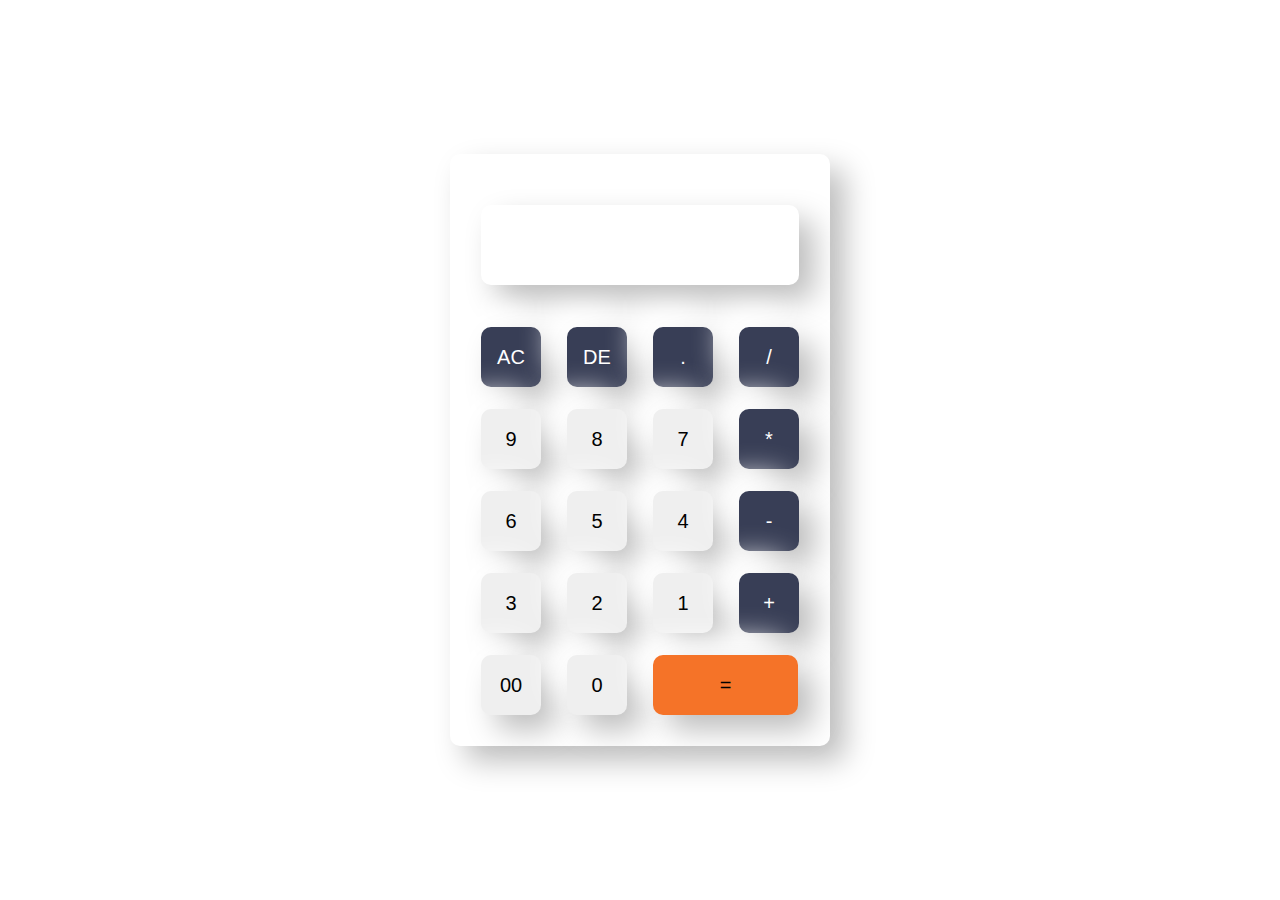
<file: task2- Calculator/index.html>
<!DOCTYPE html>
<html lang="en">
  <head>
    <meta charset="UTF-8" />
    <meta http-equiv="X-UA-Compatible" content="IE=edge" />
    <meta name="viewport" content="width=device-width, initial-scale=1.0" />
    <link rel="stylesheet" href="style.css" />
    <title>Calculator</title>
  </head>
  <body>
    <div class="container">
      <div class="calculator">
        <form>
          <div class="display">
            <input type="text" name="display" />
          </div>
          <div>
            <input
              type="button"
              value="AC"
              onclick="display.value = ''"
              class="functionkey"
            />
            <input
              type="button"
              value="DE"
              onclick="display.value = display.value.toString().slice(0,-1)"
              class="functionkey"
            />
            <input
              type="button"
              value="."
              onclick="display.value = '.'"
              class="functionkey"
            />
            <input type="button" value="/" class="functionkey" />
          </div>
          <div>
            <input type="button" value="9" onclick="display.value += '9'" />
            <input type="button" value="8" onclick="display.value += '8'" />
            <input type="button" value="7" onclick="display.value += '7'" />
            <input
              type="button"
              value="*"
              onclick="display.value += '*'"
              class="functionkey"
            />
          </div>
          <div>
            <input type="button" value="6" onclick="display.value += '6'" />
            <input type="button" value="5" onclick="display.value += '5'" />
            <input type="button" value="4" onclick="display.value += '4'" />
            <input
              type="button"
              value="-"
              onclick="display.value += '-'"
              class="functionkey"
            />
          </div>
          <div>
            <input type="button" value="3" onclick="display.value += '3'" />
            <input type="button" value="2" onclick="display.value += '2'" />
            <input type="button" value="1" onclick="display.value += '1'" />
            <input
              type="button"
              value="+"
              onclick="display.value += '+'"
              class="functionkey"
            />
          </div>
          <div>
            <input type="button" value="00" onclick="display.value += '00'" />
            <input type="button" value="0" onclick="display.value += '0'" />
            <input
              type="button"
              value="="
              class="equal"
              onclick="display.value = eval(display.value)"
            />
          </div>
        </form>
      </div>
    </div>
  </body>
</html>
</file>
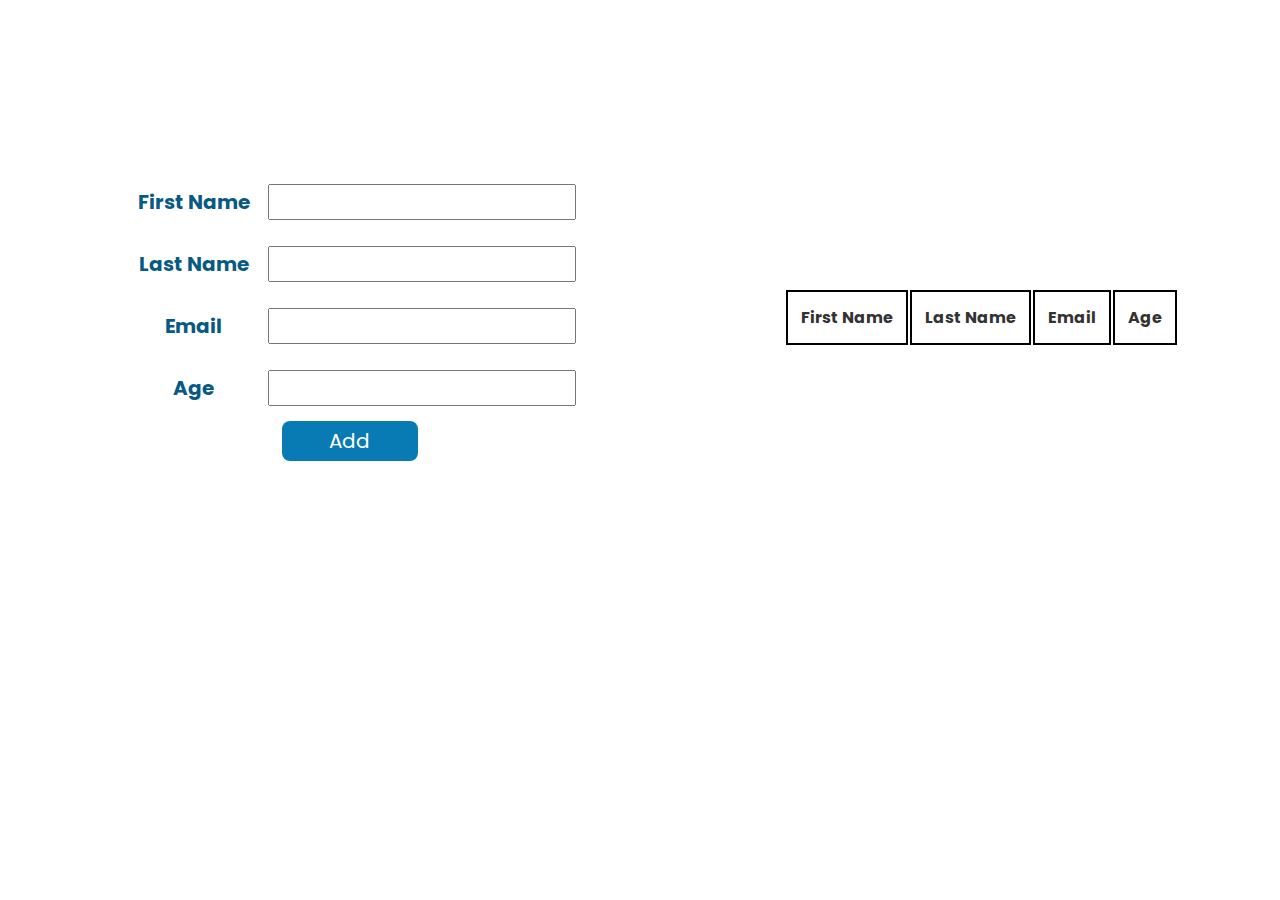
<file: task3- registration form/index.html>
<!DOCTYPE html>
<html>
  <head>
    <title>Table</title>
    <link rel="stylesheet" href="style.css" />
    <style>
      @import url("https://fonts.googleapis.com/css2?family=Poppins:wght@100;200;300;400&display=swap");
    </style>
  </head>
  <body>
    <div>
      <table class="form">
        <thead>
          <tr>
            <th>First Name</th>
            <td><input type="text" name="fname" id="fname" /></td>
          </tr>
        </thead>
        <tbody>
          <tr>
            <th>Last Name</th>
            <td><input type="text" name="lname" id="lname" /></td>
          </tr>
          <tr>
            <th>Email</th>
            <td><input type="text" name="email" id="email" /></td>
          </tr>
          <tr>
            <th>Age</th>
            <td><input type="text" name="age" id="age" /></td>
          </tr>
          <tr id="btna">
            <td colspan="2">
              <input
                type="button"
                name="button"
                id="btn"
                value="Add"
                onclick="AddRow()"
              />
            </td>
          </tr>
        </tbody>
      </table>

      <table id="show">
        <thead>
          <tr>
            <th>First Name</th>
            <th>Last Name</th>
            <th>Email</th>
            <th>Age</th>
          </tr>
        </thead>
      </table>
    </div>

    <script>
      var list1 = [];
      var list2 = [];
      var list3 = [];
      var list4 = [];

      var n = 1;
      var x = 0;

      function AddRow() {
        var AddRown = document.getElementById("show");
        var NewRow = AddRown.insertRow(n);

        list1[x] = document.getElementById("fname").value;
        list2[x] = document.getElementById("lname").value;
        list3[x] = document.getElementById("email").value;
        list4[x] = document.getElementById("age").value;

        var cel1 = NewRow.insertCell(0);
        var cel2 = NewRow.insertCell(1);
        var cel3 = NewRow.insertCell(2);
        var cel4 = NewRow.insertCell(3);

        cel1.innerHTML = list1[x];
        cel2.innerHTML = list2[x];
        cel3.innerHTML = list3[x];
        cel4.innerHTML = list4[x];

        n++;
        x++;
      }
    </script>
  </body>
</html>
</file>
<file: task2- Calculator/style.css>
*{
    margin: 0;
    padding: 0;
}

.container{
    height: 100vh;
    width: 100%;
    display: flex;
    justify-content: center;
    align-items: center;
}

.calculator{
    padding: 20px;
    border-radius: 10px;
    box-shadow: 15px 15px 30px #bebebe,
             -15px -15px 30px #ffffff;
}

form input{
    border: 0;
    outline: 0;
    width: 60px;
    height: 60px;
    border-radius: 10px;
    box-shadow: 15px 15px 30px #bebebe,
             -15px -15px 30px #ffffff;
    font-size: 20px;
    cursor: pointer;
    margin: 11px;
}

.display{
    display: flex;
    justify-content: flex-end;
    margin: 20px 0;
}

.display input{
    text-align: right;
    flex: 1;
    font-size: 40px;
    padding: 10px;
}

.equal{
    width: 145px;
    background-color: #F57328;
}

.functionkey{
    color: #fff;
    background-color: #383E56;
}
</file>
<file: task3- registration form/style.css>
div{
	display: flex;
	justify-content: space-around;
	align-items: center;
	height: 100%;
	margin-top: 100px

}
.form{
	/* border: 2px solid black;
	border-radius: 10px; */
	padding: 20px;
	font-family: 'Poppins', sans-serif;
}

.form th{
	padding: 15px;
	font-size: 20px;
}

.form input{
	font-size: 15px;
	height: 30px;
	font-family: 'Poppins', sans-serif;
	width: 300px;
}
table{
	margin-top: 50px;
	text-align: center;
	background: #333;
	/* border: 1px solid black; */
	color: rgb(7, 90, 132);
	background-color: #fff;
	font-family: 'Poppins', sans-serif;
}
#show th{
	padding: 13px;
	background-color: #fff;
	color: #333;
	border: 2px solid black;

}

#show td{
	padding: 13px;
	background-color: #fff;
	color: #333;
	border: 1px solid black;
}

#btna td input{
	width: 30%;
	height: 40px;
	text-align: center;
	background-color: rgb(8, 123, 181);
	border: none;
	border-radius: 8px;
	color: #fff;
	font-size: 20px;
	font-family: 'Poppins', sans-serif;

}
</file>
